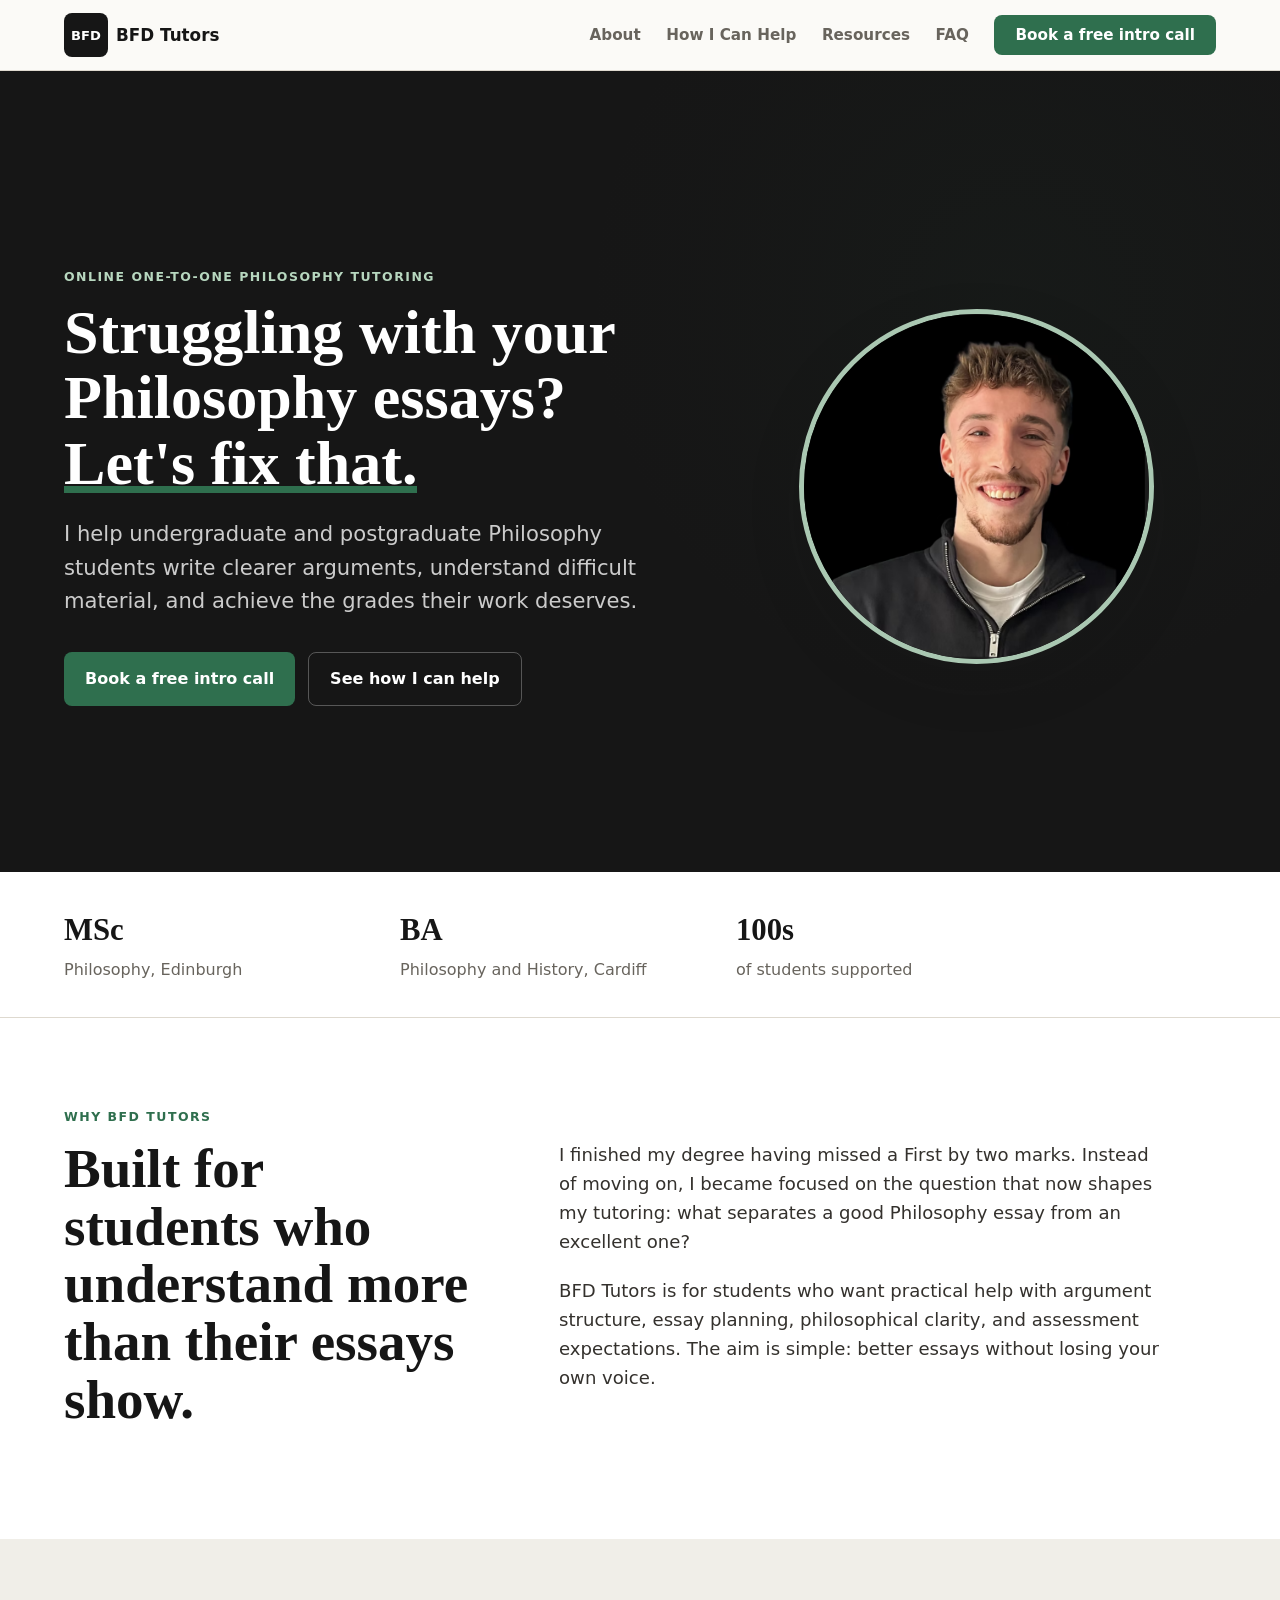
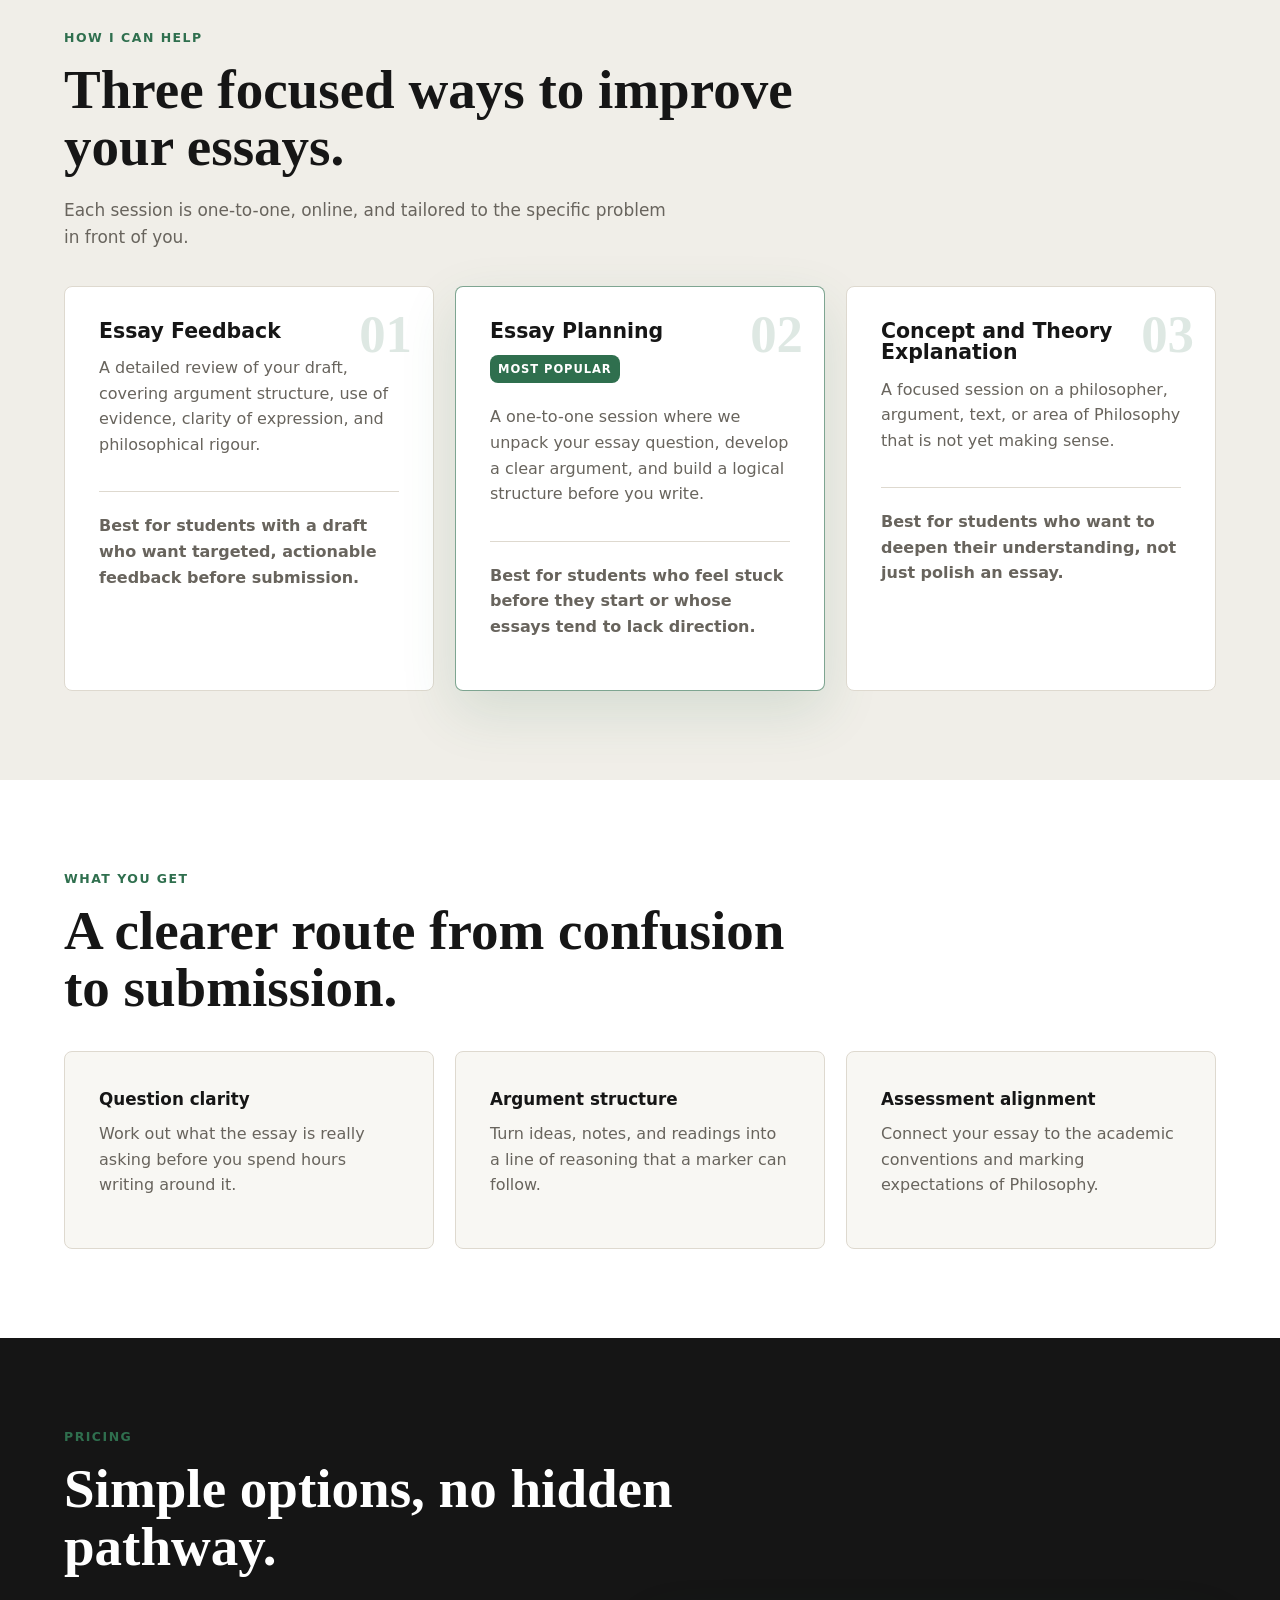
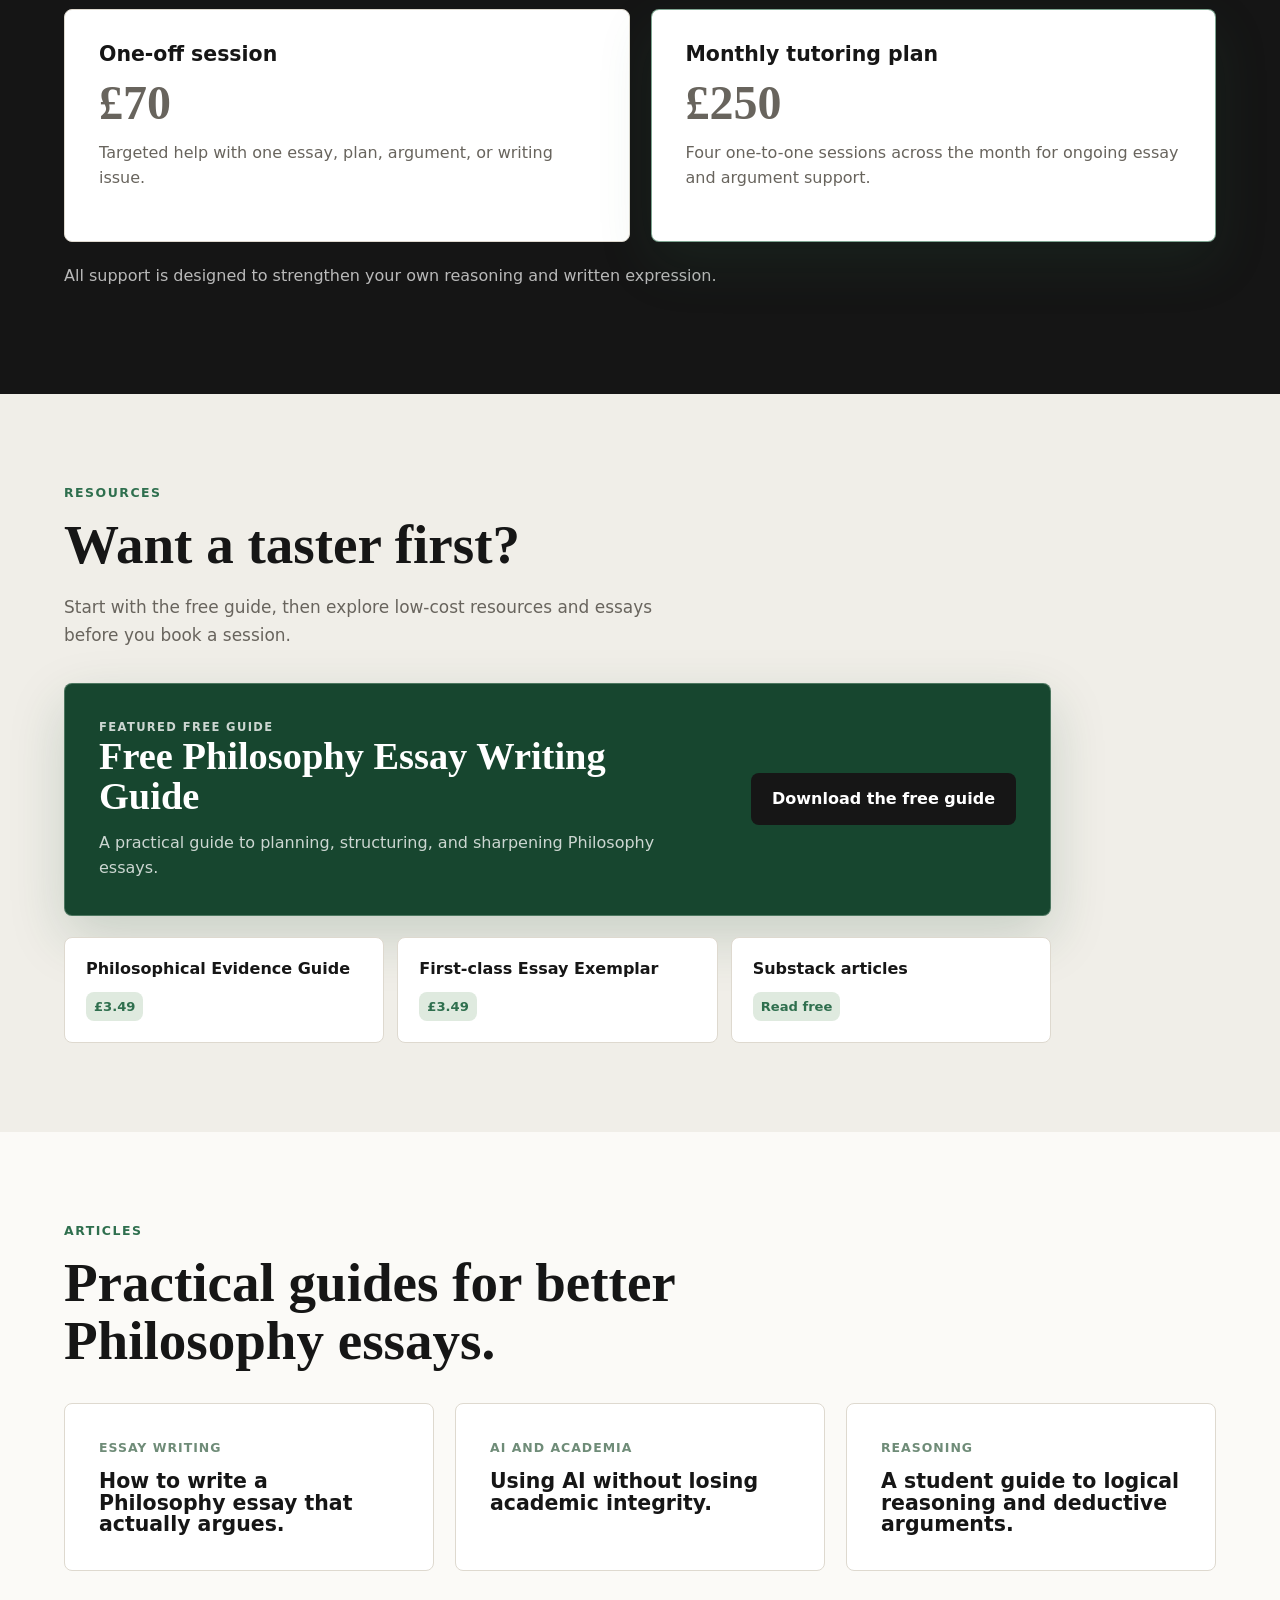
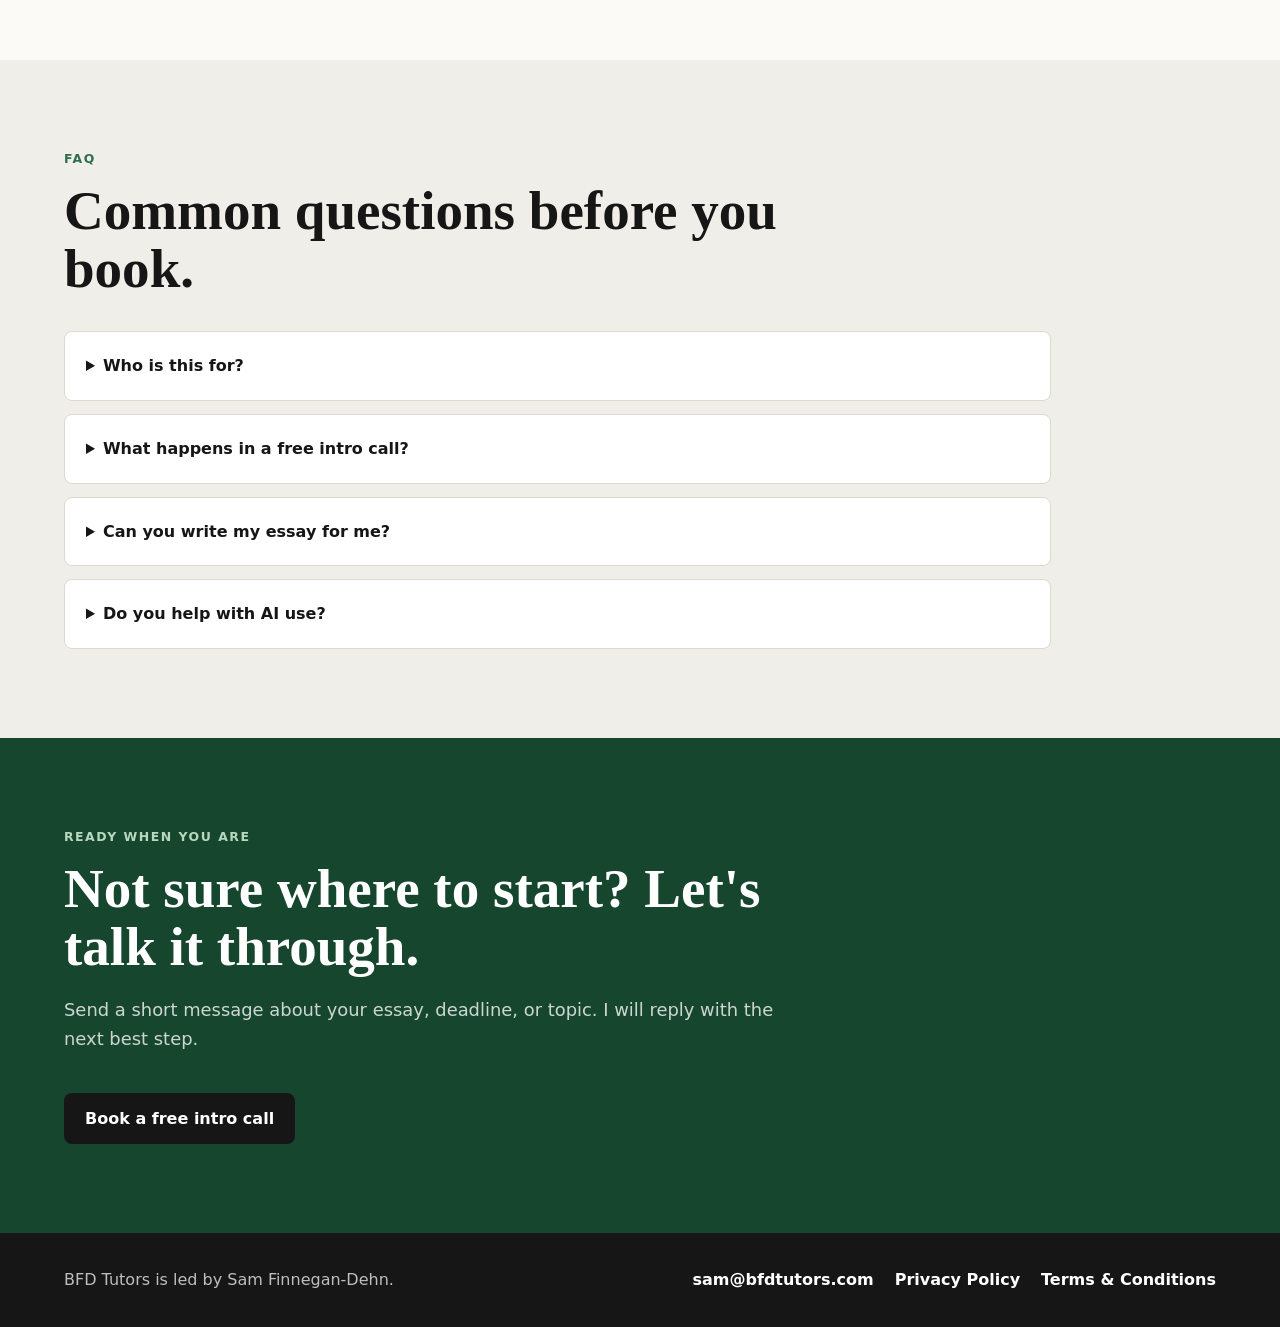
<file: index.html>
<!DOCTYPE html>
<html lang="en-GB">
<head>
  <meta charset="UTF-8">
  <meta name="viewport" content="width=device-width, initial-scale=1.0">
  <meta name="description" content="One-to-one online Philosophy tutoring for undergraduate and postgraduate students. Essay feedback, planning support, and concept explanation with Sam Finnegan-Dehn.">
  <meta name="robots" content="index, follow">
  <meta property="og:title" content="BFD Tutors | Online Philosophy Tutor">
  <meta property="og:description" content="One-to-one online Philosophy tutoring for undergraduate and postgraduate students who want clearer arguments and stronger essays.">
  <meta property="og:type" content="website">
  <meta property="og:url" content="https://www.bfdtutors.com/">
  <meta property="og:image" content="https://www.bfdtutors.com/sam-finnegan-dehn.png">
  <meta name="twitter:card" content="summary_large_image">
  <meta name="twitter:title" content="BFD Tutors | Online Philosophy Tutor">
  <meta name="twitter:description" content="Essay feedback, essay planning, and concept explanation with Sam Finnegan-Dehn.">
  <title>Online Philosophy Tutor | Essay Writing Support | BFD Tutors</title>
  <link rel="canonical" href="https://www.bfdtutors.com/">
  <link rel="stylesheet" href="styles.css?v=23">
  <script type="application/ld+json">
  {
    "@context": "https://schema.org",
    "@type": "EducationalOrganization",
    "name": "BFD Tutors",
    "url": "https://www.bfdtutors.com/",
    "email": "sam@bfdtutors.com",
    "founder": {
      "@type": "Person",
      "name": "Sam Finnegan-Dehn"
    },
    "description": "One-to-one online Philosophy tutoring for undergraduate and postgraduate students.",
    "areaServed": "Online",
    "sameAs": [
      "https://samatbfdtutors.substack.com/"
    ]
  }
  </script>
</head>
<body>
  <header class="site-header">
    <a class="brand" href="#top" aria-label="BFD Tutors home">
      <span class="brand-mark">BFD</span>
      <span class="brand-text">BFD Tutors</span>
    </a>
    <button class="nav-toggle" type="button" aria-label="Open navigation" aria-expanded="false">
      <span></span>
      <span></span>
    </button>
    <nav class="site-nav" aria-label="Primary navigation">
      <a href="#about">About</a>
      <a href="#help">How I Can Help</a>
      <a href="#resources">Resources</a>
      <a href="#faq">FAQ</a>
      <a class="nav-legal" href="privacy-policy.html">Privacy Policy</a>
      <a class="nav-legal" href="terms-and-conditions.html">Terms &amp; Conditions</a>
      <a class="nav-cta" href="https://calendly.com/sam-bfdtutors/30min" target="_blank" rel="noopener">Book a free intro call</a>
    </nav>
  </header>

  <main id="top">
    <section class="hero" aria-labelledby="hero-title">
      <div class="hero-copy">
        <p class="eyebrow">Online one-to-one Philosophy tutoring</p>
        <h1 id="hero-title">Struggling with your Philosophy essays? <span class="hero-underline">Let's fix that.</span></h1>
        <p class="hero-lede">I help undergraduate and postgraduate Philosophy students write clearer arguments, understand difficult material, and achieve the grades their work deserves.</p>
        <div class="hero-actions">
          <a class="button primary" href="https://calendly.com/sam-bfdtutors/30min" target="_blank" rel="noopener">Book a free intro call</a>
          <a class="button secondary" href="#help">See how I can help</a>
        </div>
      </div>
      <div class="hero-media" aria-label="Sam Finnegan-Dehn, founder of BFD Tutors">
        <img src="sam-finnegan-dehn.png" alt="Sam Finnegan-Dehn smiling against a dark background">
      </div>
    </section>

    <section class="credentials" aria-label="BFD Tutors credentials">
      <dl class="trust-strip">
        <div>
          <dt>MSc</dt>
          <dd>Philosophy, Edinburgh</dd>
        </div>
        <div>
          <dt>BA</dt>
          <dd>Philosophy and History, Cardiff</dd>
        </div>
        <div>
          <dt>100s</dt>
          <dd>of students supported</dd>
        </div>
      </dl>
    </section>

    <section class="section intro" id="about" aria-labelledby="about-title">
      <div class="section-heading">
        <p class="eyebrow">Why BFD Tutors</p>
        <h2 id="about-title">Built for students who understand more than their essays show.</h2>
      </div>
      <div class="intro-copy">
        <p>I finished my degree having missed a First by two marks. Instead of moving on, I became focused on the question that now shapes my tutoring: what separates a good Philosophy essay from an excellent one?</p>
        <p>BFD Tutors is for students who want practical help with argument structure, essay planning, philosophical clarity, and assessment expectations. The aim is simple: better essays without losing your own voice.</p>
      </div>
    </section>

    <section class="section help" id="help" aria-labelledby="help-title">
      <div class="section-heading">
        <p class="eyebrow">How I Can Help</p>
        <h2 id="help-title">Three focused ways to improve your essays.</h2>
        <p>Each session is one-to-one, online, and tailored to the specific problem in front of you.</p>
      </div>
      <div class="service-grid">
        <article class="service-card">
          <span class="service-number">01</span>
          <h3>Essay Feedback</h3>
          <p>A detailed review of your draft, covering argument structure, use of evidence, clarity of expression, and philosophical rigour.</p>
          <p class="best-for">Best for students with a draft who want targeted, actionable feedback before submission.</p>
        </article>
        <article class="service-card highlighted">
          <span class="service-number">02</span>
          <h3>Essay Planning</h3>
          <span class="tag">Most popular</span>
          <p>A one-to-one session where we unpack your essay question, develop a clear argument, and build a logical structure before you write.</p>
          <p class="best-for">Best for students who feel stuck before they start or whose essays tend to lack direction.</p>
        </article>
        <article class="service-card">
          <span class="service-number">03</span>
          <h3>Concept and Theory Explanation</h3>
          <p>A focused session on a philosopher, argument, text, or area of Philosophy that is not yet making sense.</p>
          <p class="best-for">Best for students who want to deepen their understanding, not just polish an essay.</p>
        </article>
      </div>
    </section>

    <section class="section proof" aria-labelledby="proof-title">
      <div class="section-heading">
        <p class="eyebrow">What You Get</p>
        <h2 id="proof-title">A clearer route from confusion to submission.</h2>
      </div>
      <div class="proof-grid">
        <div class="proof-item">
          <strong>Question clarity</strong>
          <p>Work out what the essay is really asking before you spend hours writing around it.</p>
        </div>
        <div class="proof-item">
          <strong>Argument structure</strong>
          <p>Turn ideas, notes, and readings into a line of reasoning that a marker can follow.</p>
        </div>
        <div class="proof-item">
          <strong>Assessment alignment</strong>
          <p>Connect your essay to the academic conventions and marking expectations of Philosophy.</p>
        </div>
      </div>
    </section>

    <section class="section pricing" aria-labelledby="pricing-title">
      <div class="section-heading">
        <p class="eyebrow">Pricing</p>
        <h2 id="pricing-title">Simple options, no hidden pathway.</h2>
      </div>
      <div class="pricing-grid">
        <article class="price-card">
          <h3>One-off session</h3>
          <p class="price">£70</p>
          <p>Targeted help with one essay, plan, argument, or writing issue.</p>
        </article>
        <article class="price-card featured">
          <h3>Monthly tutoring plan</h3>
          <p class="price">£250</p>
          <p>Four one-to-one sessions across the month for ongoing essay and argument support.</p>
        </article>
      </div>
      <p class="pricing-note">All support is designed to strengthen your own reasoning and written expression.</p>
    </section>

    <section class="section resources" id="resources" aria-labelledby="resources-title">
      <div class="section-heading">
        <p class="eyebrow">Resources</p>
        <h2 id="resources-title">Want a taster first?</h2>
        <p>Start with the free guide, then explore low-cost resources and essays before you book a session.</p>
      </div>
      <div class="featured-resource">
        <div>
          <p class="resource-kicker">Featured free guide</p>
          <h3>Free Philosophy Essay Writing Guide</h3>
          <p>A practical guide to planning, structuring, and sharpening Philosophy essays.</p>
        </div>
        <a class="button primary" href="assets/philosophy-essay-writing-guide.pdf" target="_blank" rel="noopener">Download the free guide</a>
      </div>
      <div class="resource-row">
        <a href="mailto:sam@bfdtutors.com?subject=Philosophical%20Evidence%20Guide" class="resource-link"><span class="resource-title">Philosophical Evidence Guide</span><span class="resource-meta">£3.49</span></a>
        <a href="mailto:sam@bfdtutors.com?subject=First-class%20Philosophy%20Essay%20Exemplar" class="resource-link"><span class="resource-title">First-class Essay Exemplar</span><span class="resource-meta">£3.49</span></a>
        <a href="https://samatbfdtutors.substack.com/" class="resource-link" target="_blank" rel="noopener"><span class="resource-title">Substack articles</span><span class="resource-meta">Read free</span></a>
      </div>
    </section>

    <section class="section articles" aria-labelledby="articles-title">
      <div class="section-heading">
        <p class="eyebrow">Articles</p>
        <h2 id="articles-title">Practical guides for better Philosophy essays.</h2>
      </div>
      <div class="article-list">
        <article>
          <span>Essay writing</span>
          <h3>How to write a Philosophy essay that actually argues.</h3>
        </article>
        <article>
          <span>AI and academia</span>
          <h3>Using AI without losing academic integrity.</h3>
        </article>
        <article>
          <span>Reasoning</span>
          <h3>A student guide to logical reasoning and deductive arguments.</h3>
        </article>
      </div>
    </section>

    <section class="section faq" id="faq" aria-labelledby="faq-title">
      <div class="section-heading">
        <p class="eyebrow">FAQ</p>
        <h2 id="faq-title">Common questions before you book.</h2>
      </div>
      <div class="faq-list">
        <details>
          <summary>Who is this for?</summary>
          <p>Mostly undergraduate and postgraduate Philosophy students who want help with essays, arguments, concepts, and academic writing.</p>
        </details>
        <details>
          <summary>What happens in a free intro call?</summary>
          <p>We talk through what you are working on, where you feel stuck, and whether tutoring is the right next step. There is no payment required to book the call.</p>
        </details>
        <details>
          <summary>Can you write my essay for me?</summary>
          <p>No. The work stays yours. The support is there to clarify your argument, improve structure, and strengthen your understanding.</p>
        </details>
        <details>
          <summary>Do you help with AI use?</summary>
          <p>Yes. I can help you think clearly about responsible AI use in academic settings, while keeping your work honest and defensible.</p>
        </details>
      </div>
    </section>

    <section class="final-cta" aria-labelledby="final-title">
      <p class="eyebrow">Ready when you are</p>
      <h2 id="final-title">Not sure where to start? Let's talk it through.</h2>
      <p>Send a short message about your essay, deadline, or topic. I will reply with the next best step.</p>
      <a class="button primary" href="https://calendly.com/sam-bfdtutors/30min" target="_blank" rel="noopener">Book a free intro call</a>
    </section>
  </main>

  <footer class="site-footer">
    <p>BFD Tutors is led by Sam Finnegan-Dehn.</p>
    <nav class="footer-links" aria-label="Footer links">
      <a href="mailto:sam@bfdtutors.com">sam@bfdtutors.com</a>
      <a href="privacy-policy.html">Privacy Policy</a>
      <a href="terms-and-conditions.html">Terms &amp; Conditions</a>
    </nav>
  </footer>

  <script src="script.js"></script>
</body>
</html>
</file>
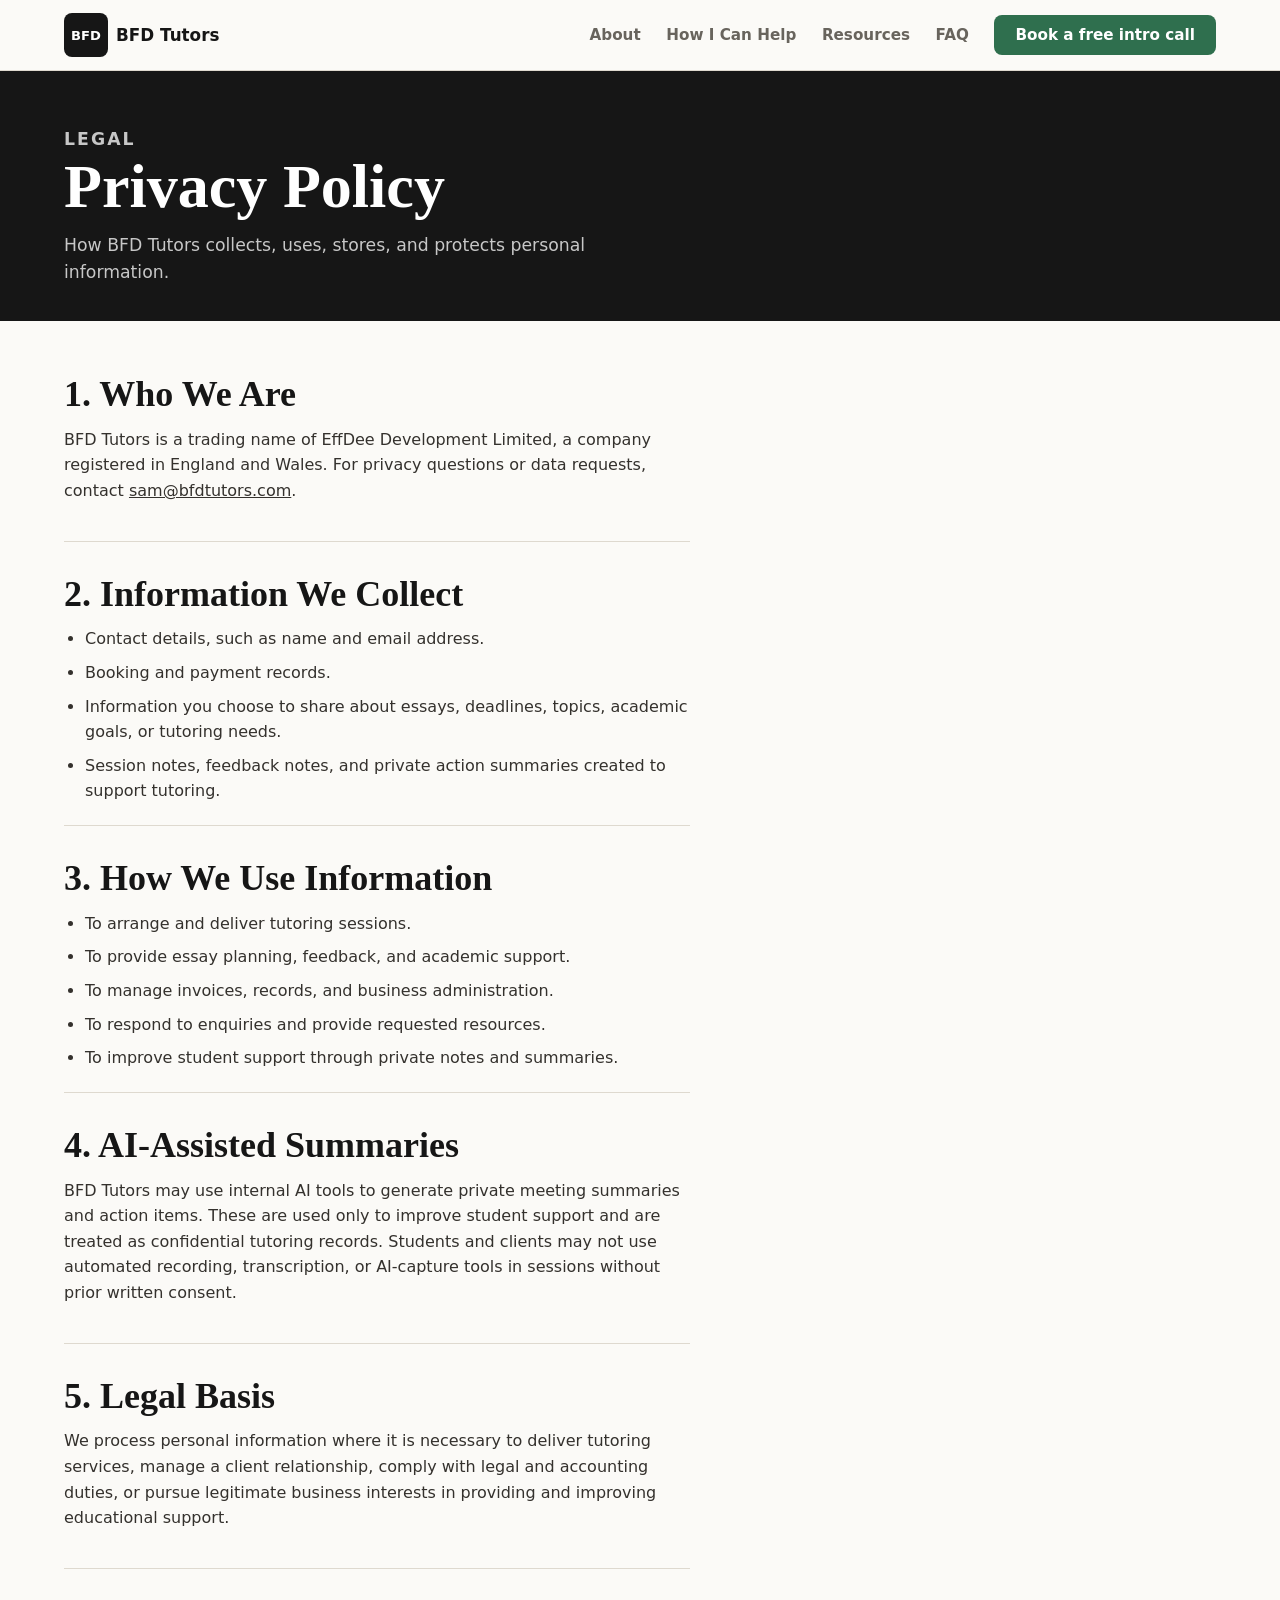
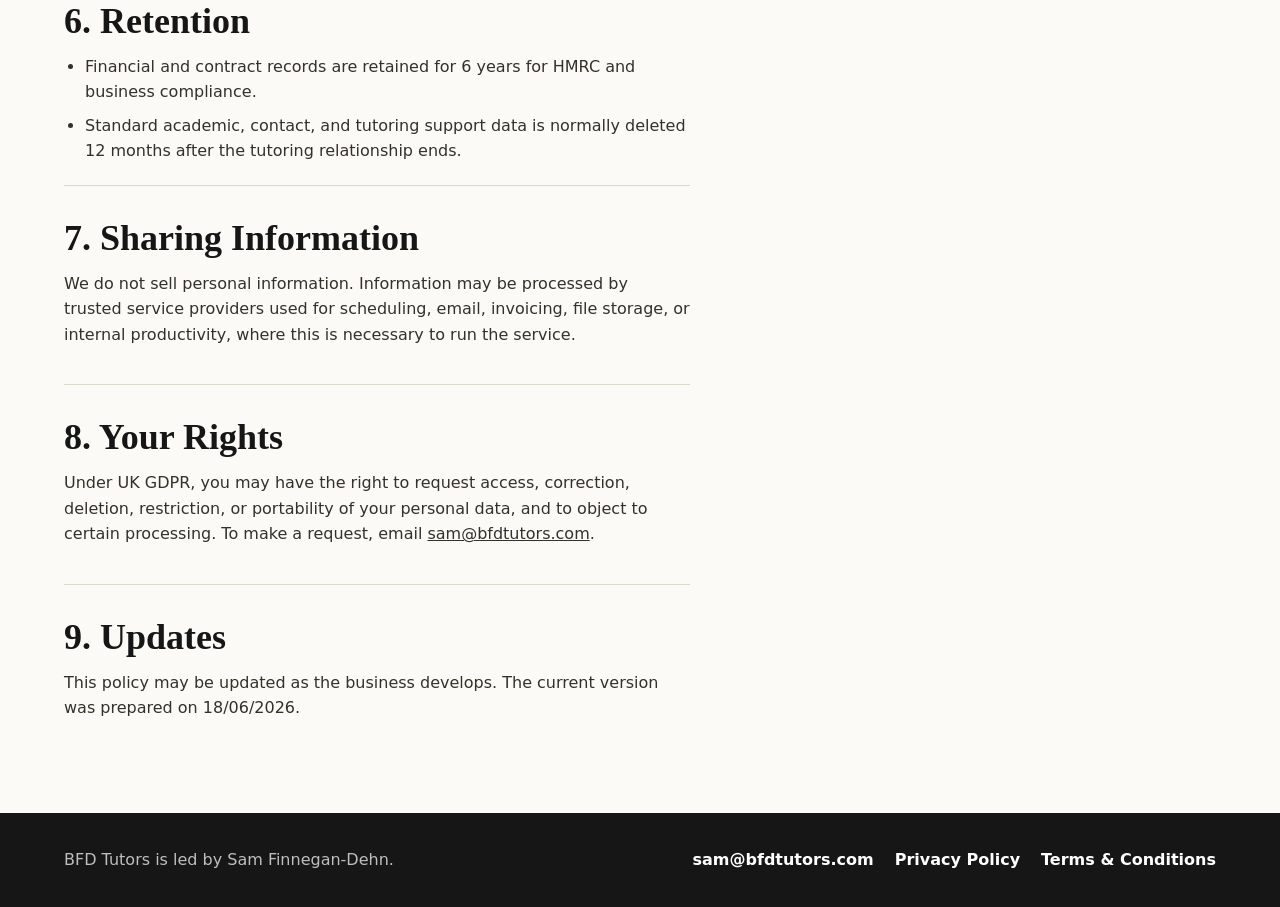
<file: privacy-policy.html>
<!DOCTYPE html>
<html lang="en-GB">
<head>
  <meta charset="UTF-8">
  <meta name="viewport" content="width=device-width, initial-scale=1.0">
  <meta name="description" content="Privacy Policy for BFD Tutors, covering personal data, tutoring records, AI-assisted summaries, retention, and UK GDPR rights.">
  <meta name="robots" content="index, follow">
  <meta property="og:title" content="Privacy Policy | BFD Tutors">
  <meta property="og:description" content="How BFD Tutors handles personal data and UK GDPR rights.">
  <meta property="og:type" content="website">
  <meta property="og:url" content="https://www.bfdtutors.com/privacy-policy.html">
  <title>Privacy Policy | BFD Tutors</title>
  <link rel="canonical" href="https://www.bfdtutors.com/privacy-policy.html">
  <link rel="stylesheet" href="styles.css?v=23">
</head>
<body>
  <header class="site-header">
    <a class="brand" href="index.html#top" aria-label="BFD Tutors home">
      <span class="brand-mark">BFD</span>
      <span class="brand-text">BFD Tutors</span>
    </a>
    <button class="nav-toggle" type="button" aria-label="Open navigation" aria-expanded="false">
      <span></span>
      <span></span>
    </button>
    <nav class="site-nav" aria-label="Primary navigation">
      <a href="index.html#about">About</a>
      <a href="index.html#help">How I Can Help</a>
      <a href="index.html#resources">Resources</a>
      <a href="index.html#faq">FAQ</a>
      <a class="nav-legal" href="privacy-policy.html">Privacy Policy</a>
      <a class="nav-legal" href="terms-and-conditions.html">Terms &amp; Conditions</a>
      <a class="nav-cta" href="https://calendly.com/sam-bfdtutors/30min" target="_blank" rel="noopener">Book a free intro call</a>
    </nav>
  </header>

  <main class="legal-main">
    <section class="legal-hero">
      <p class="eyebrow">Legal</p>
      <h1>Privacy Policy</h1>
      <p>How BFD Tutors collects, uses, stores, and protects personal information.</p>
    </section>

    <article class="legal-content">
      <section>
        <h2>1. Who We Are</h2>
        <p>BFD Tutors is a trading name of EffDee Development Limited, a company registered in England and Wales. For privacy questions or data requests, contact <a href="mailto:sam@bfdtutors.com">sam@bfdtutors.com</a>.</p>
      </section>

      <section>
        <h2>2. Information We Collect</h2>
        <ul>
          <li>Contact details, such as name and email address.</li>
          <li>Booking and payment records.</li>
          <li>Information you choose to share about essays, deadlines, topics, academic goals, or tutoring needs.</li>
          <li>Session notes, feedback notes, and private action summaries created to support tutoring.</li>
        </ul>
      </section>

      <section>
        <h2>3. How We Use Information</h2>
        <ul>
          <li>To arrange and deliver tutoring sessions.</li>
          <li>To provide essay planning, feedback, and academic support.</li>
          <li>To manage invoices, records, and business administration.</li>
          <li>To respond to enquiries and provide requested resources.</li>
          <li>To improve student support through private notes and summaries.</li>
        </ul>
      </section>

      <section>
        <h2>4. AI-Assisted Summaries</h2>
        <p>BFD Tutors may use internal AI tools to generate private meeting summaries and action items. These are used only to improve student support and are treated as confidential tutoring records. Students and clients may not use automated recording, transcription, or AI-capture tools in sessions without prior written consent.</p>
      </section>

      <section>
        <h2>5. Legal Basis</h2>
        <p>We process personal information where it is necessary to deliver tutoring services, manage a client relationship, comply with legal and accounting duties, or pursue legitimate business interests in providing and improving educational support.</p>
      </section>

      <section>
        <h2>6. Retention</h2>
        <ul>
          <li>Financial and contract records are retained for 6 years for HMRC and business compliance.</li>
          <li>Standard academic, contact, and tutoring support data is normally deleted 12 months after the tutoring relationship ends.</li>
        </ul>
      </section>

      <section>
        <h2>7. Sharing Information</h2>
        <p>We do not sell personal information. Information may be processed by trusted service providers used for scheduling, email, invoicing, file storage, or internal productivity, where this is necessary to run the service.</p>
      </section>

      <section>
        <h2>8. Your Rights</h2>
        <p>Under UK GDPR, you may have the right to request access, correction, deletion, restriction, or portability of your personal data, and to object to certain processing. To make a request, email <a href="mailto:sam@bfdtutors.com">sam@bfdtutors.com</a>.</p>
      </section>

      <section>
        <h2>9. Updates</h2>
        <p>This policy may be updated as the business develops. The current version was prepared on 18/06/2026.</p>
      </section>
    </article>
  </main>

  <footer class="site-footer">
    <p>BFD Tutors is led by Sam Finnegan-Dehn.</p>
    <nav class="footer-links" aria-label="Footer links">
      <a href="mailto:sam@bfdtutors.com">sam@bfdtutors.com</a>
      <a href="privacy-policy.html">Privacy Policy</a>
      <a href="terms-and-conditions.html">Terms &amp; Conditions</a>
    </nav>
  </footer>

  <script src="script.js"></script>
</body>
</html>
</file>
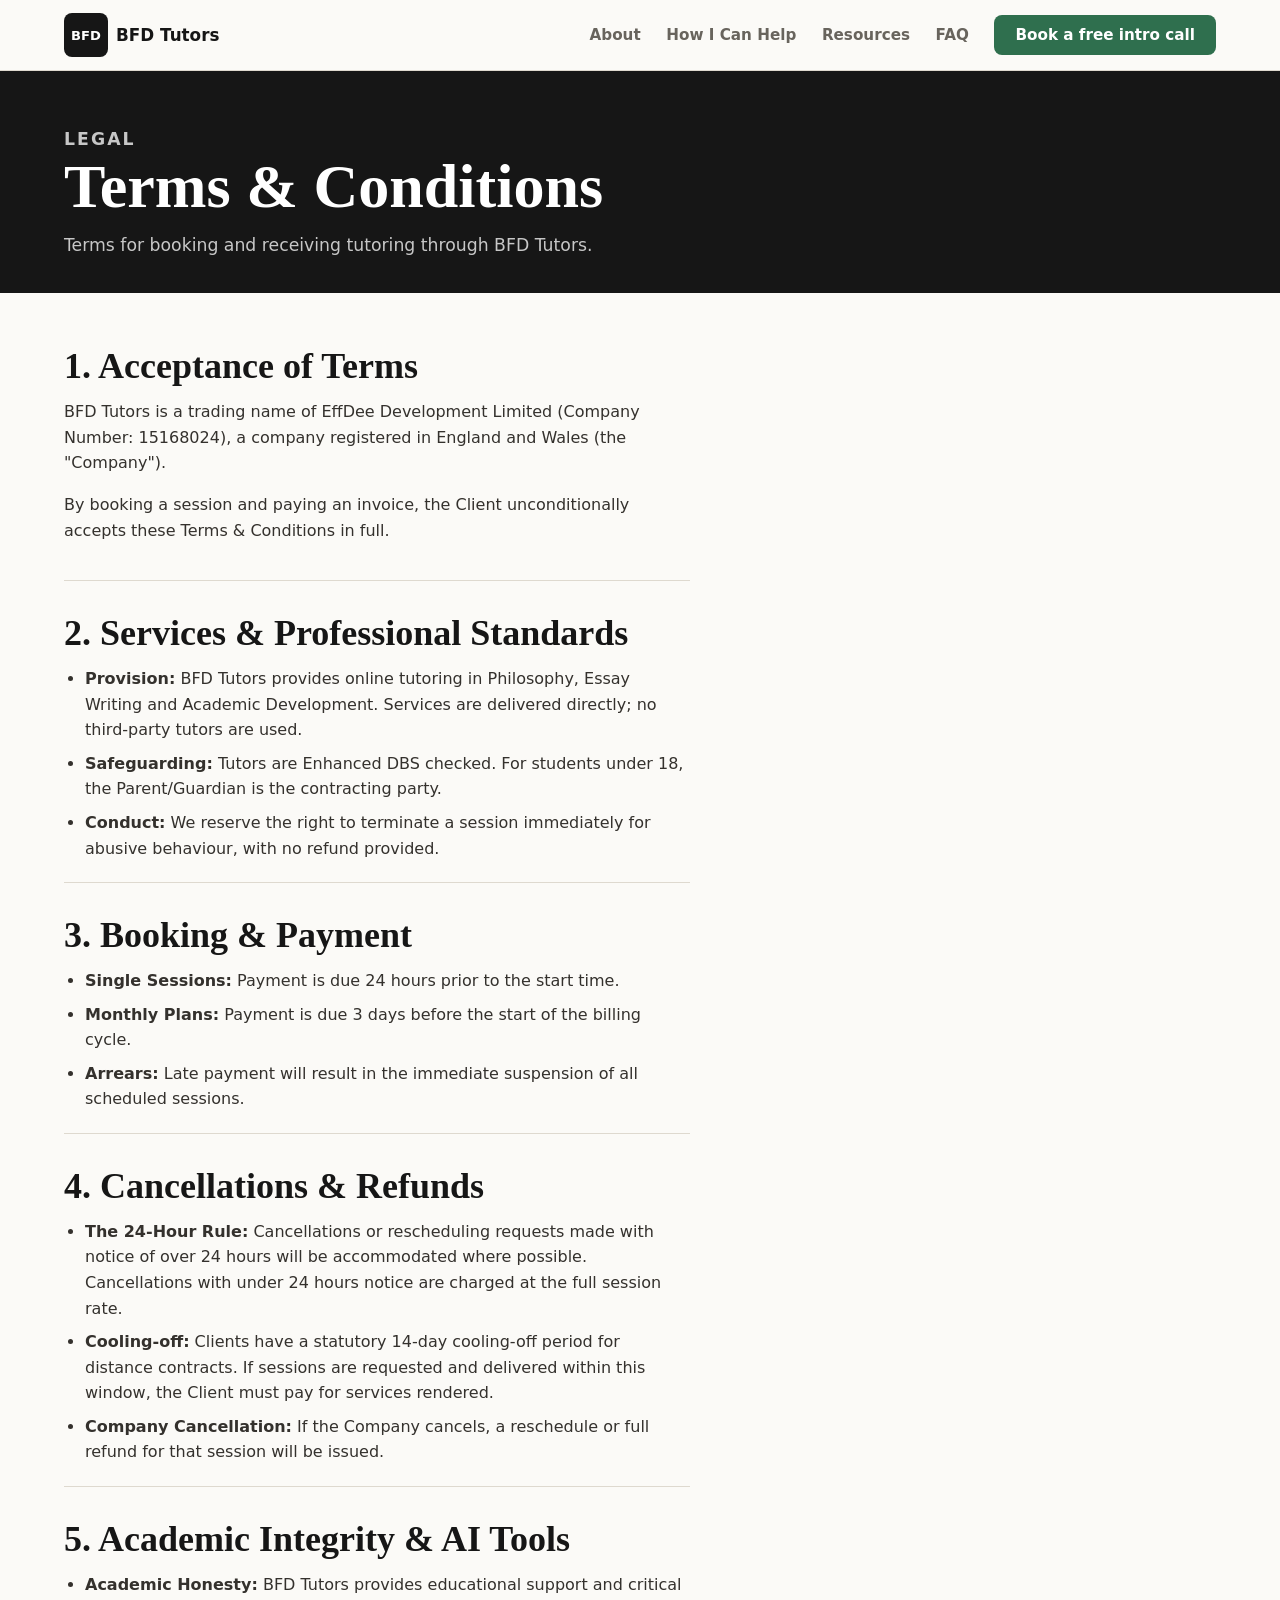
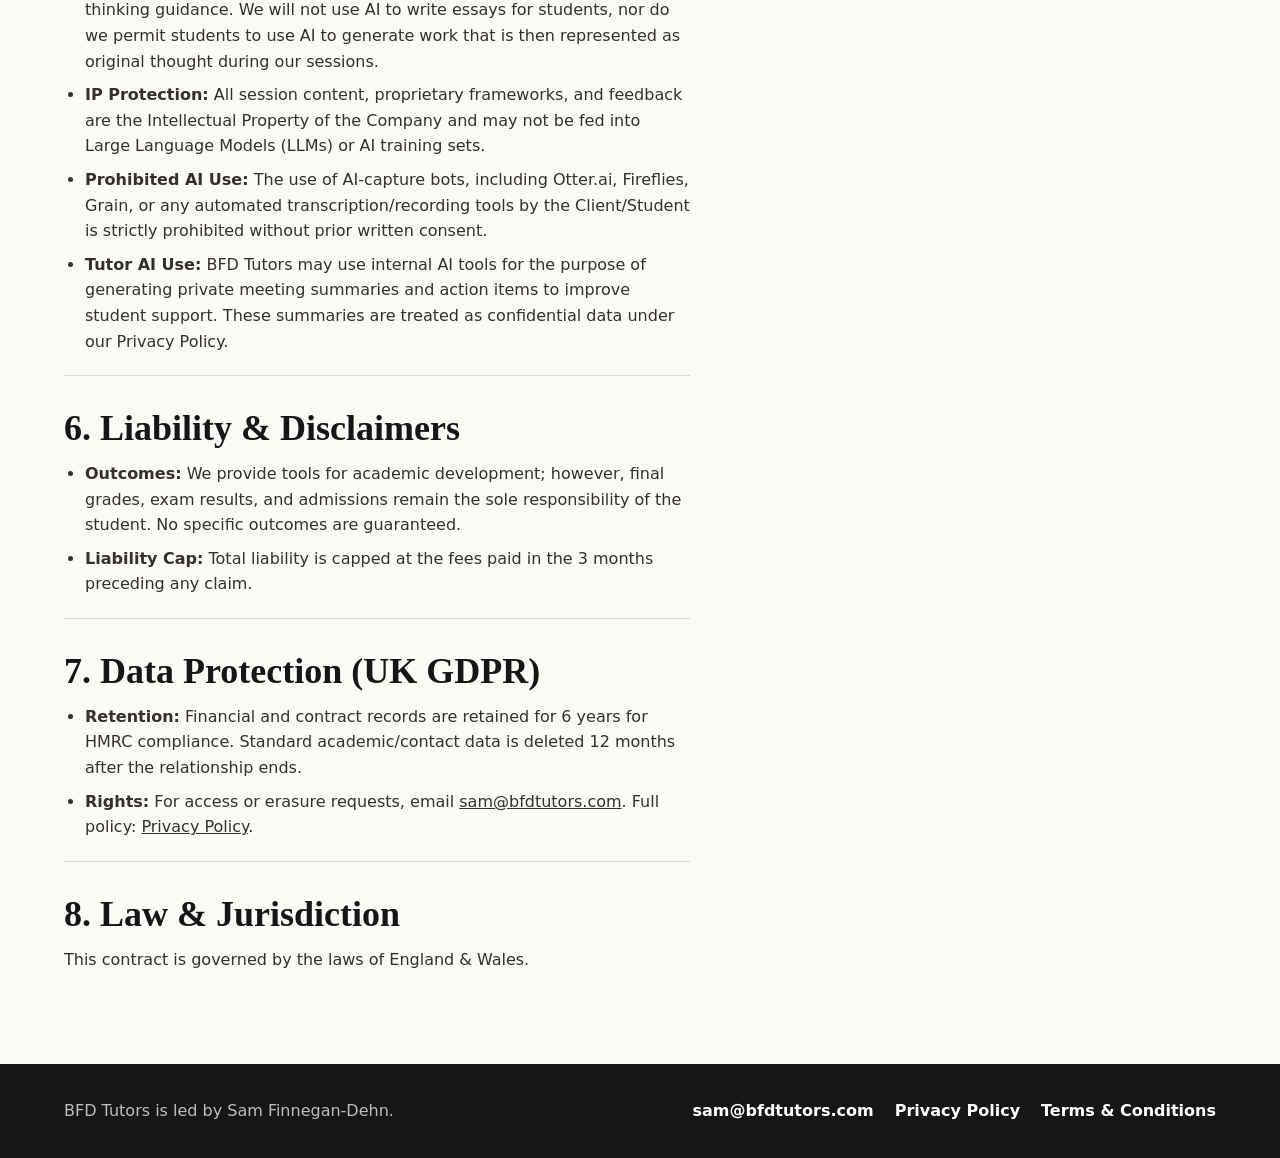
<file: terms-and-conditions.html>
<!DOCTYPE html>
<html lang="en-GB">
<head>
  <meta charset="UTF-8">
  <meta name="viewport" content="width=device-width, initial-scale=1.0">
  <meta name="description" content="Terms and Conditions for BFD Tutors tutoring sessions, booking, payment, cancellations, academic integrity, data protection, and liability.">
  <meta name="robots" content="index, follow">
  <meta property="og:title" content="Terms & Conditions | BFD Tutors">
  <meta property="og:description" content="Booking, payment, cancellation, academic integrity, and data protection terms for BFD Tutors.">
  <meta property="og:type" content="website">
  <meta property="og:url" content="https://www.bfdtutors.com/terms-and-conditions.html">
  <title>Terms &amp; Conditions | BFD Tutors</title>
  <link rel="canonical" href="https://www.bfdtutors.com/terms-and-conditions.html">
  <link rel="stylesheet" href="styles.css?v=23">
</head>
<body>
  <header class="site-header">
    <a class="brand" href="index.html#top" aria-label="BFD Tutors home">
      <span class="brand-mark">BFD</span>
      <span class="brand-text">BFD Tutors</span>
    </a>
    <button class="nav-toggle" type="button" aria-label="Open navigation" aria-expanded="false">
      <span></span>
      <span></span>
    </button>
    <nav class="site-nav" aria-label="Primary navigation">
      <a href="index.html#about">About</a>
      <a href="index.html#help">How I Can Help</a>
      <a href="index.html#resources">Resources</a>
      <a href="index.html#faq">FAQ</a>
      <a class="nav-legal" href="privacy-policy.html">Privacy Policy</a>
      <a class="nav-legal" href="terms-and-conditions.html">Terms &amp; Conditions</a>
      <a class="nav-cta" href="https://calendly.com/sam-bfdtutors/30min" target="_blank" rel="noopener">Book a free intro call</a>
    </nav>
  </header>

  <main class="legal-main">
    <section class="legal-hero">
      <p class="eyebrow">Legal</p>
      <h1>Terms &amp; Conditions</h1>
      <p>Terms for booking and receiving tutoring through BFD Tutors.</p>
    </section>

    <article class="legal-content">
      <section>
        <h2>1. Acceptance of Terms</h2>
        <p>BFD Tutors is a trading name of EffDee Development Limited (Company Number: 15168024), a company registered in England and Wales (the "Company").</p>
        <p>By booking a session and paying an invoice, the Client unconditionally accepts these Terms &amp; Conditions in full.</p>
      </section>

      <section>
        <h2>2. Services &amp; Professional Standards</h2>
        <ul>
          <li><strong>Provision:</strong> BFD Tutors provides online tutoring in Philosophy, Essay Writing and Academic Development. Services are delivered directly; no third-party tutors are used.</li>
          <li><strong>Safeguarding:</strong> Tutors are Enhanced DBS checked. For students under 18, the Parent/Guardian is the contracting party.</li>
          <li><strong>Conduct:</strong> We reserve the right to terminate a session immediately for abusive behaviour, with no refund provided.</li>
        </ul>
      </section>

      <section>
        <h2>3. Booking &amp; Payment</h2>
        <ul>
          <li><strong>Single Sessions:</strong> Payment is due 24 hours prior to the start time.</li>
          <li><strong>Monthly Plans:</strong> Payment is due 3 days before the start of the billing cycle.</li>
          <li><strong>Arrears:</strong> Late payment will result in the immediate suspension of all scheduled sessions.</li>
        </ul>
      </section>

      <section>
        <h2>4. Cancellations &amp; Refunds</h2>
        <ul>
          <li><strong>The 24-Hour Rule:</strong> Cancellations or rescheduling requests made with notice of over 24 hours will be accommodated where possible. Cancellations with under 24 hours notice are charged at the full session rate.</li>
          <li><strong>Cooling-off:</strong> Clients have a statutory 14-day cooling-off period for distance contracts. If sessions are requested and delivered within this window, the Client must pay for services rendered.</li>
          <li><strong>Company Cancellation:</strong> If the Company cancels, a reschedule or full refund for that session will be issued.</li>
        </ul>
      </section>

      <section>
        <h2>5. Academic Integrity &amp; AI Tools</h2>
        <ul>
          <li><strong>Academic Honesty:</strong> BFD Tutors provides educational support and critical thinking guidance. We will not use AI to write essays for students, nor do we permit students to use AI to generate work that is then represented as original thought during our sessions.</li>
          <li><strong>IP Protection:</strong> All session content, proprietary frameworks, and feedback are the Intellectual Property of the Company and may not be fed into Large Language Models (LLMs) or AI training sets.</li>
          <li><strong>Prohibited AI Use:</strong> The use of AI-capture bots, including Otter.ai, Fireflies, Grain, or any automated transcription/recording tools by the Client/Student is strictly prohibited without prior written consent.</li>
          <li><strong>Tutor AI Use:</strong> BFD Tutors may use internal AI tools for the purpose of generating private meeting summaries and action items to improve student support. These summaries are treated as confidential data under our Privacy Policy.</li>
        </ul>
      </section>

      <section>
        <h2>6. Liability &amp; Disclaimers</h2>
        <ul>
          <li><strong>Outcomes:</strong> We provide tools for academic development; however, final grades, exam results, and admissions remain the sole responsibility of the student. No specific outcomes are guaranteed.</li>
          <li><strong>Liability Cap:</strong> Total liability is capped at the fees paid in the 3 months preceding any claim.</li>
        </ul>
      </section>

      <section>
        <h2>7. Data Protection (UK GDPR)</h2>
        <ul>
          <li><strong>Retention:</strong> Financial and contract records are retained for 6 years for HMRC compliance. Standard academic/contact data is deleted 12 months after the relationship ends.</li>
          <li><strong>Rights:</strong> For access or erasure requests, email <a href="mailto:sam@bfdtutors.com">sam@bfdtutors.com</a>. Full policy: <a href="privacy-policy.html">Privacy Policy</a>.</li>
        </ul>
      </section>

      <section>
        <h2>8. Law &amp; Jurisdiction</h2>
        <p>This contract is governed by the laws of England &amp; Wales.</p>
      </section>
    </article>
  </main>

  <footer class="site-footer">
    <p>BFD Tutors is led by Sam Finnegan-Dehn.</p>
    <nav class="footer-links" aria-label="Footer links">
      <a href="mailto:sam@bfdtutors.com">sam@bfdtutors.com</a>
      <a href="privacy-policy.html">Privacy Policy</a>
      <a href="terms-and-conditions.html">Terms &amp; Conditions</a>
    </nav>
  </footer>

  <script src="script.js"></script>
</body>
</html>
</file>
<file: styles.css>
:root {
  --ink: #161616;
  --paper: #fbfaf7;
  --soft: #f0eee8;
  --muted: #68645d;
  --green: #2f6f4e;
  --green-dark: #17462f;
  --green-soft: #dfeadf;
  --sage: #6f8c78;
  --line: #ded9cf;
  --white: #ffffff;
  --space-xs: 5px;
  --space-sm: 8px;
  --space-md: 13px;
  --space-lg: 21px;
  --space-xl: 34px;
  --space-2xl: 55px;
  --space-3xl: 89px;
  --page-pad: clamp(var(--space-lg), 5vw, var(--space-3xl));
  --content-wide: 987px;
  --content-mid: 754px;
  --content-narrow: 610px;
  --shadow: 0 21px 55px rgba(22, 22, 22, 0.12);
}

* {
  box-sizing: border-box;
}

html {
  scroll-behavior: smooth;
}

body {
  margin: 0;
  color: var(--ink);
  background: var(--paper);
  font-family: Inter, ui-sans-serif, system-ui, -apple-system, BlinkMacSystemFont, "Segoe UI", sans-serif;
  line-height: 1.6;
}

img {
  max-width: 100%;
  display: block;
}

a {
  color: inherit;
}

.site-header {
  position: sticky;
  top: 0;
  z-index: 20;
  display: flex;
  align-items: center;
  justify-content: space-between;
  gap: var(--space-xl);
  padding: var(--space-md) var(--page-pad);
  background: rgba(251, 250, 247, 0.92);
  border-bottom: 1px solid var(--line);
  backdrop-filter: blur(14px);
}

.brand {
  display: inline-flex;
  align-items: center;
  gap: var(--space-sm);
  text-decoration: none;
  font-weight: 800;
}

.brand-mark {
  display: grid;
  place-items: center;
  width: 44px;
  height: 44px;
  color: var(--white);
  background: var(--ink);
  border-radius: 8px;
  font-size: 0.82rem;
  letter-spacing: 0;
}

.brand-text {
  font-size: 1.05rem;
}

.site-nav {
  display: flex;
  align-items: center;
  gap: clamp(var(--space-md), 2vw, var(--space-xl));
  font-size: 0.95rem;
}

.site-nav a {
  text-decoration: none;
  color: var(--muted);
  font-weight: 650;
}

.site-nav a:hover {
  color: var(--ink);
}

.site-nav .nav-legal {
  display: none;
}

.site-nav .nav-cta {
  color: var(--white);
  background: var(--green);
  padding: var(--space-sm) var(--space-lg);
  border-radius: 8px;
}

.site-nav .nav-cta:hover {
  color: var(--white);
  background: var(--green-dark);
}

.nav-toggle {
  display: none;
  width: 44px;
  height: 44px;
  border: 1px solid var(--line);
  border-radius: 8px;
  background: var(--white);
}

.nav-toggle span {
  display: block;
  width: 18px;
  height: 2px;
  margin: 5px auto;
  background: var(--ink);
}

.hero {
  display: grid;
  grid-template-columns: minmax(0, 1.12fr) minmax(480px, 0.88fr);
  grid-template-areas:
    "copy media";
  align-items: end;
  gap: clamp(var(--space-xl), 5vw, var(--space-3xl));
  min-height: 89vh;
  padding: clamp(var(--space-xl), 5vw, var(--space-3xl)) var(--page-pad) var(--space-xl);
  color: var(--white);
  background:
    linear-gradient(110deg, rgba(22, 22, 22, 0.96), rgba(22, 22, 22, 0.84)),
    radial-gradient(circle at 78% 28%, rgba(47, 111, 78, 0.36), transparent 35%),
    #161616;
}

.hero-copy {
  grid-area: copy;
  max-width: var(--content-mid);
  align-self: center;
}

.eyebrow {
  margin: 0 0 var(--space-md);
  color: var(--green);
  font-size: 0.78rem;
  font-weight: 800;
  letter-spacing: 0.12em;
  text-transform: uppercase;
}

.hero .eyebrow,
.final-cta .eyebrow {
  color: #b7d7bf;
}

h1,
h2,
h3,
p {
  margin-top: 0;
}

h1,
h2,
h3 {
  line-height: 1.05;
  letter-spacing: 0;
}

h1 {
  max-width: var(--content-mid);
  margin-bottom: var(--space-lg);
  font-family: Georgia, "Times New Roman", serif;
  font-size: clamp(2.65rem, 4.85vw, 3.9rem);
}

.hero-underline {
  background-image: linear-gradient(var(--green), var(--green));
  background-position: 0 94%;
  background-repeat: no-repeat;
  background-size: 100% 0.12em;
}

h2 {
  margin-bottom: var(--space-lg);
  font-family: Georgia, "Times New Roman", serif;
  font-size: clamp(2rem, 4.3vw, 4rem);
}

h3 {
  margin-bottom: var(--space-md);
  font-size: 1.28rem;
}

.hero-lede {
  max-width: var(--content-narrow);
  color: rgba(255, 255, 255, 0.78);
  font-size: clamp(1.05rem, 1.8vw, 1.32rem);
}

.hero-actions {
  display: flex;
  flex-wrap: wrap;
  gap: var(--space-md);
  margin-top: var(--space-xl);
}

.button {
  display: inline-flex;
  align-items: center;
  justify-content: center;
  min-height: 48px;
  padding: var(--space-md) var(--space-lg);
  border-radius: 8px;
  text-decoration: none;
  font-weight: 800;
}

.button.primary {
  color: var(--white);
  background: var(--green);
}

.button.primary:hover {
  background: var(--green-dark);
}

.button.secondary {
  color: var(--white);
  border: 1px solid rgba(255, 255, 255, 0.28);
}

.button.secondary:hover {
  border-color: rgba(255, 255, 255, 0.72);
}

.hero-media {
  grid-area: media;
  align-self: center;
  width: clamp(355px, 25.5vw, 490px);
  max-width: 100%;
  justify-self: center;
}

.hero-media img {
  aspect-ratio: 1;
  width: 100%;
  object-fit: cover;
  object-position: center top;
  border: var(--space-xs) solid rgba(183, 215, 191, 0.92);
  border-radius: 50%;
  box-shadow: var(--shadow);
}

.credentials {
  padding: var(--space-xl) var(--page-pad);
  background: var(--white);
  border-bottom: 1px solid var(--line);
}

.trust-strip {
  display: grid;
  grid-template-columns: repeat(3, 1fr);
  gap: var(--space-lg);
  max-width: var(--content-wide);
  margin: 0;
}

.trust-strip div {
  min-width: 0;
}

.trust-strip dt {
  color: var(--ink);
  font-family: Georgia, "Times New Roman", serif;
  font-size: clamp(1.55rem, 2.4vw, 2.15rem);
  font-weight: 800;
}

.trust-strip dd {
  margin: 2px 0 0;
  color: var(--muted);
}

.section {
  padding: clamp(var(--space-2xl), 9vw, var(--space-3xl)) var(--page-pad);
}

.section-heading {
  max-width: var(--content-mid);
}

.section-heading p:not(.eyebrow) {
  max-width: var(--content-narrow);
  color: var(--muted);
  font-size: 1.06rem;
}

.intro {
  display: grid;
  grid-template-columns: 1fr 1.618fr;
  gap: clamp(var(--space-xl), 7vw, var(--space-3xl));
  align-items: start;
  background: var(--white);
}

.intro .section-heading {
  max-width: var(--content-narrow);
}

.intro-copy {
  display: grid;
  gap: var(--space-lg);
  max-width: var(--content-narrow);
  padding-top: var(--space-xl);
  color: #34312d;
  font-size: 1.13rem;
}

.intro-copy p {
  margin-bottom: 0;
}

.help,
.resources,
.faq {
  background: var(--soft);
}

.service-grid,
.pricing-grid,
.proof-grid,
.article-list {
  display: grid;
  gap: var(--space-lg);
  margin-top: var(--space-xl);
}

.service-grid {
  grid-template-columns: repeat(3, minmax(0, 1fr));
}

.service-card,
.price-card,
.proof-item,
.article-list article {
  position: relative;
  min-height: 100%;
  padding: var(--space-xl);
  background: var(--white);
  border: 1px solid var(--line);
  border-radius: 8px;
}

.service-card.highlighted,
.price-card.featured {
  border-color: rgba(47, 111, 78, 0.62);
  box-shadow: 0 21px 55px rgba(47, 111, 78, 0.14);
}

.service-number {
  position: absolute;
  top: var(--space-lg);
  right: var(--space-lg);
  color: rgba(47, 111, 78, 0.16);
  font-family: Georgia, "Times New Roman", serif;
  font-size: 3.3rem;
  font-weight: 800;
  line-height: 1;
}

.tag {
  display: inline-block;
  margin-bottom: var(--space-lg);
  padding: var(--space-xs) var(--space-sm);
  color: var(--white);
  background: var(--green);
  border-radius: 8px;
  font-size: 0.72rem;
  font-weight: 800;
  letter-spacing: 0.08em;
  text-transform: uppercase;
}

.service-card p,
.price-card p,
.proof-item p,
.article-list p {
  color: var(--muted);
}

.best-for {
  margin-top: var(--space-xl);
  padding-top: var(--space-lg);
  border-top: 1px solid var(--line);
  font-weight: 700;
}

.proof {
  background: var(--white);
}

.proof-grid {
  grid-template-columns: repeat(3, minmax(0, 1fr));
}

.proof-item {
  background: #f8f7f3;
}

.proof-item strong {
  display: block;
  margin-bottom: var(--space-sm);
  font-size: 1.05rem;
}

.pricing {
  background: #151515;
  color: var(--white);
}

.pricing .section-heading p:not(.eyebrow),
.pricing-note {
  color: rgba(255, 255, 255, 0.7);
}

.pricing-grid {
  grid-template-columns: repeat(2, minmax(0, 1fr));
}

.price-card {
  color: var(--ink);
}

.price {
  margin-bottom: var(--space-md);
  color: var(--green-dark);
  font-family: Georgia, "Times New Roman", serif;
  font-size: 3rem;
  font-weight: 800;
  line-height: 1;
}

.pricing-note {
  margin-top: var(--space-lg);
}

.featured-resource {
  display: flex;
  align-items: center;
  justify-content: space-between;
  gap: var(--space-xl);
  max-width: var(--content-wide);
  margin-top: var(--space-xl);
  padding: var(--space-xl);
  color: var(--white);
  background: var(--green-dark);
  border: 1px solid rgba(183, 215, 191, 0.34);
  border-radius: 8px;
  box-shadow: 0 21px 55px rgba(23, 70, 47, 0.18);
}

.featured-resource h3 {
  max-width: var(--content-narrow);
  margin-bottom: var(--space-md);
  font-family: Georgia, "Times New Roman", serif;
  font-size: clamp(1.55rem, 3vw, 2.4rem);
}

.featured-resource p {
  margin-bottom: 0;
  color: rgba(255, 255, 255, 0.78);
}

.resource-kicker {
  margin-bottom: var(--space-md);
  color: #b7d7bf;
  font-size: 0.72rem;
  font-weight: 800;
  letter-spacing: 0.12em;
  text-transform: uppercase;
}

.featured-resource .button.primary {
  flex: 0 0 auto;
  background: var(--ink);
}

.resource-row {
  display: grid;
  grid-template-columns: repeat(3, minmax(0, 1fr));
  gap: var(--space-md);
  max-width: var(--content-wide);
  margin-top: var(--space-lg);
}

.resource-link {
  display: flex;
  flex-direction: column;
  align-items: flex-start;
  justify-content: space-between;
  gap: var(--space-md);
  min-width: 0;
  padding: var(--space-lg);
  background: var(--white);
  border: 1px solid var(--line);
  border-radius: 8px;
  text-decoration: none;
  font-weight: 800;
}

.resource-link:hover {
  border-color: var(--green);
}

.resource-title {
  line-height: 1.25;
}

.resource-meta {
  display: inline-flex;
  align-items: center;
  min-height: 29px;
  padding: var(--space-xs) var(--space-sm);
  color: var(--green);
  background: var(--green-soft);
  border-radius: 8px;
  font-size: 0.82rem;
  line-height: 1;
}

.articles {
  background: var(--paper);
}

.article-list {
  grid-template-columns: repeat(3, minmax(0, 1fr));
}

.article-list article span {
  display: block;
  margin-bottom: var(--space-md);
  color: var(--sage);
  font-size: 0.78rem;
  font-weight: 800;
  letter-spacing: 0.08em;
  text-transform: uppercase;
}

.article-list article h3 {
  margin-bottom: 0;
}

.faq-list {
  max-width: var(--content-wide);
  margin-top: var(--space-xl);
}

details {
  background: var(--white);
  border: 1px solid var(--line);
  border-radius: 8px;
}

details + details {
  margin-top: var(--space-md);
}

summary {
  cursor: pointer;
  padding: var(--space-lg);
  font-weight: 800;
}

details p {
  margin: 0;
  padding: 0 var(--space-lg) var(--space-lg);
  color: var(--muted);
}

.final-cta {
  padding: clamp(var(--space-2xl), 9vw, var(--space-3xl)) var(--page-pad);
  color: var(--white);
  background: var(--green-dark);
}

.final-cta h2,
.final-cta p {
  max-width: var(--content-mid);
}

.final-cta p:not(.eyebrow) {
  color: rgba(255, 255, 255, 0.78);
  font-size: 1.12rem;
}

.final-cta .button.primary {
  margin-top: var(--space-lg);
  background: var(--ink);
}

.site-footer {
  display: flex;
  justify-content: space-between;
  gap: var(--space-lg);
  padding: var(--space-xl) var(--page-pad);
  color: rgba(255, 255, 255, 0.72);
  background: var(--ink);
}

.site-footer p {
  margin: 0;
}

.site-footer a,
.footer-links a {
  color: var(--white);
  text-decoration: none;
  font-weight: 700;
}

.footer-links {
  display: flex;
  flex-wrap: wrap;
  justify-content: flex-end;
  gap: var(--space-md) var(--space-lg);
}

.legal-main {
  background: var(--paper);
}

.legal-hero {
  padding: var(--space-2xl) var(--page-pad) var(--space-xl);
  color: var(--white);
  background: var(--ink);
}

.legal-hero h1 {
  margin-bottom: var(--space-md);
}

.legal-hero p {
  max-width: var(--content-narrow);
  margin-bottom: 0;
  color: rgba(255, 255, 255, 0.76);
  font-size: 1.08rem;
}

.legal-content {
  display: grid;
  gap: var(--space-xl);
  max-width: var(--content-mid);
  padding: var(--space-2xl) var(--page-pad);
}

.legal-content section {
  padding-bottom: var(--space-lg);
  border-bottom: 1px solid var(--line);
}

.legal-content section:last-child {
  border-bottom: 0;
}

.legal-content h2 {
  margin-bottom: var(--space-md);
  font-size: clamp(1.45rem, 3vw, 2.25rem);
}

.legal-content p,
.legal-content li {
  color: #34312d;
}

.legal-content ul {
  margin: 0;
  padding-left: var(--space-lg);
}

.legal-content li + li {
  margin-top: var(--space-sm);
}

@media (max-width: 920px) {
  .nav-toggle {
    display: block;
  }

  .site-nav {
    position: absolute;
    top: calc(100% + var(--space-md));
    right: var(--space-lg);
    left: var(--space-lg);
    display: none;
    flex-direction: column;
    align-items: stretch;
    gap: 0;
    padding: var(--space-md);
    background: var(--white);
    border: 1px solid var(--line);
    border-radius: 8px;
    box-shadow: var(--shadow);
  }

  .site-nav.is-open {
    display: flex;
  }

  .site-nav a {
    padding: var(--space-md);
  }

  .site-nav .nav-legal {
    display: block;
    color: var(--muted);
    border-top: 1px solid var(--line);
  }

  .site-nav .nav-cta {
    margin-top: var(--space-sm);
    text-align: center;
  }

  .hero {
    grid-template-columns: 1fr;
    grid-template-areas:
      "copy"
      "media";
    min-height: auto;
    padding-top: var(--space-xl);
  }

  .hero-media {
    justify-self: center;
    width: clamp(220px, 58vw, 320px);
    max-width: 100%;
  }

  .trust-strip,
  .service-grid,
  .pricing-grid,
  .proof-grid,
  .article-list,
  .intro {
    grid-template-columns: 1fr;
  }

  .featured-resource {
    align-items: stretch;
    flex-direction: column;
  }

  .intro .section-heading {
    max-width: var(--content-mid);
  }

  .intro-copy {
    padding-top: 0;
  }
}

@media (max-width: 560px) {
  .site-header {
    padding: var(--space-md) var(--space-lg);
  }

  .brand-text {
    font-size: 0.98rem;
  }

  .hero {
    gap: var(--space-xl);
    padding: var(--space-xl) var(--space-lg);
  }

  h1 {
    margin-bottom: var(--space-md);
    font-size: clamp(2.05rem, 9.6vw, 2.64rem);
    line-height: 1.02;
  }

  h2 {
    margin-bottom: var(--space-md);
    font-size: clamp(1.78rem, 8.2vw, 2.42rem);
  }

  h3 {
    font-size: 1.16rem;
  }

  .hero-lede {
    font-size: 1rem;
  }

  .hero-media {
    width: clamp(188px, 56vw, 218px);
  }

  .hero-actions {
    gap: var(--space-sm);
    margin-top: var(--space-lg);
  }

  .button {
    min-height: 46px;
    padding: var(--space-sm) var(--space-lg);
  }

  .hero-actions,
  .site-footer {
    flex-direction: column;
  }

  .footer-links {
    justify-content: flex-start;
  }

  .resource-row {
    grid-template-columns: 1fr;
  }

  .button,
  .featured-resource .button,
  .resource-link {
    width: 100%;
  }

  .trust-strip {
    gap: var(--space-sm);
  }

  .credentials {
    padding: var(--space-lg);
  }

  .trust-strip dt {
    font-size: 1.36rem;
  }

  .trust-strip dd {
    font-size: 0.88rem;
    line-height: 1.35;
  }

  .section {
    padding: var(--space-xl) var(--space-lg);
  }

  .section-heading p:not(.eyebrow),
  .intro-copy,
  .final-cta p:not(.eyebrow) {
    font-size: 1rem;
  }

  .intro-copy {
    gap: var(--space-md);
  }

  .service-card,
  .price-card,
  .proof-item,
  .article-list article {
    padding: var(--space-md);
  }

  .service-grid,
  .pricing-grid,
  .proof-grid,
  .article-list,
  .faq-list {
    gap: var(--space-md);
    margin-top: var(--space-lg);
  }

  .service-number {
    top: var(--space-md);
    right: var(--space-md);
    font-size: 2.45rem;
  }

  .best-for {
    margin-top: var(--space-lg);
    padding-top: var(--space-md);
  }

  .price {
    font-size: 2.42rem;
  }

  .featured-resource {
    margin-top: var(--space-lg);
    padding: var(--space-lg);
  }

  .featured-resource h3 {
    font-size: 1.5rem;
  }

  summary {
    padding: var(--space-md);
  }

  details p {
    padding: 0 var(--space-md) var(--space-md);
  }

  .final-cta {
    padding: var(--space-xl) var(--space-lg);
  }

  .legal-hero {
    padding: var(--space-xl) var(--space-lg);
  }

  .legal-content {
    padding: var(--space-xl) var(--space-lg);
  }
}
</file>
